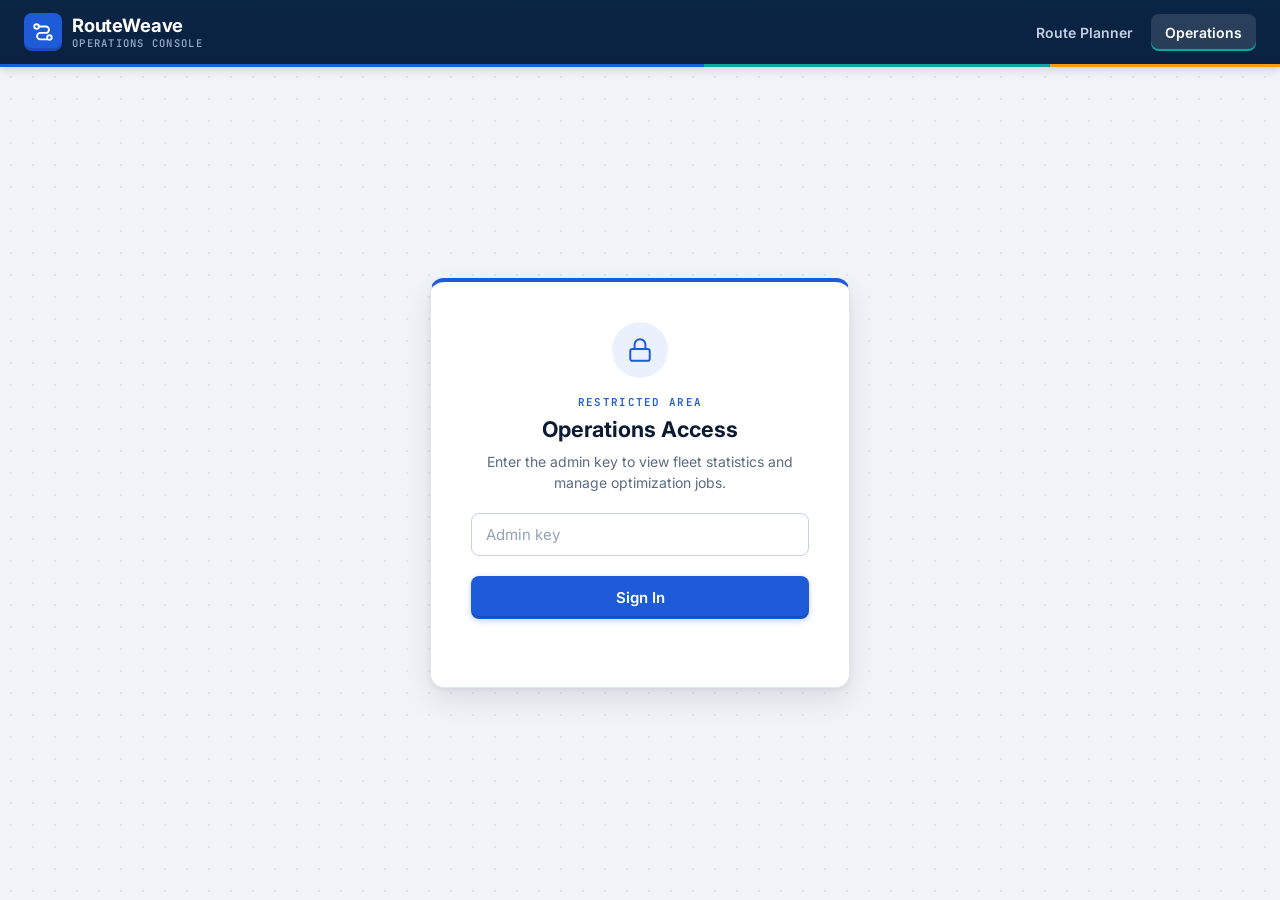
<file: client/admin.html>
<!DOCTYPE html>
<html lang="en">
<head>
    <meta charset="UTF-8">
    <meta name="viewport" content="width=device-width, initial-scale=1.0">
    <meta name="theme-color" content="#0B2545">
    <title>RouteWeave — Operations</title>
    <link rel="preconnect" href="https://fonts.googleapis.com">
    <link rel="preconnect" href="https://fonts.gstatic.com" crossorigin>
    <link href="https://fonts.googleapis.com/css2?family=Inter:wght@400;500;600;700&family=JetBrains+Mono:wght@500;600&display=swap" rel="stylesheet">
    <link rel="stylesheet" href="styles.css?v=202611071437">
    <link rel="stylesheet" href="admin.css?v=202611071437">
</head>
<body>

<header class="topbar">
    <div class="topbar-inner">
        <a href="/" class="brand" aria-label="RouteWeave home">
            <span class="brand-mark" aria-hidden="true">
                <svg width="22" height="22" viewBox="0 0 24 24" fill="none" stroke="currentColor" stroke-width="2" stroke-linecap="round" stroke-linejoin="round"><circle cx="5" cy="6" r="2.5"/><circle cx="19" cy="18" r="2.5"/><path d="M7.5 6H15a3.5 3.5 0 0 1 0 7H9a3.5 3.5 0 0 0 0 7h7.5"/></svg>
            </span>
            <span class="brand-text">
                <span class="brand-name">RouteWeave</span>
                <span class="brand-tag">Operations Console</span>
            </span>
        </a>
        <nav class="topnav" aria-label="Primary">
            <a href="/" class="topnav-link">Route Planner</a>
            <a href="/admin" class="topnav-link active" aria-current="page">Operations</a>
        </nav>
    </div>
    <div class="lane-rail" aria-hidden="true"></div>
</header>

<div class="page">

    <section id="login-screen" class="login-screen">
        <div class="login-card">
            <div class="login-icon" aria-hidden="true">
                <svg width="26" height="26" viewBox="0 0 24 24" fill="none" stroke="currentColor" stroke-width="1.8" stroke-linecap="round" stroke-linejoin="round"><rect x="3" y="11" width="18" height="11" rx="2" ry="2"/><path d="M7 11V7a5 5 0 0 1 10 0v4"/></svg>
            </div>
            <span class="card-kicker">Restricted Area</span>
            <h1>Operations Access</h1>
            <p>Enter the admin key to view fleet statistics and manage optimization jobs.</p>
            <label class="sr-only" for="admin-key-input">Admin key</label>
            <input type="password" id="admin-key-input" class="form-input" placeholder="Admin key" autocomplete="current-password" />
            <button class="btn btn-primary btn-block" id="login-btn">Sign In</button>
            <div id="login-error" class="login-error" role="alert"></div>
        </div>
    </section>

    <main id="dashboard" class="dashboard" style="display: none;">

        <div class="page-head">
            <div>
                <span class="card-kicker">Control Tower</span>
                <h1 class="page-title">Operations Overview</h1>
            </div>
            <span class="page-meta" id="last-updated">Auto-refresh every 10s</span>
        </div>

        <div class="stats-grid">
            <div class="stat-card">
                <div class="stat-label">Total Jobs</div>
                <div class="stat-value" id="stat-total-jobs">—</div>
            </div>
            <div class="stat-card">
                <div class="stat-label">Delivered</div>
                <div class="stat-value success" id="stat-completed">—</div>
            </div>
            <div class="stat-card">
                <div class="stat-label">Success Rate</div>
                <div class="stat-value" id="stat-success-rate">—</div>
            </div>
            <div class="stat-card">
                <div class="stat-label">Avg Improvement</div>
                <div class="stat-value accent" id="stat-avg-improvement">—</div>
            </div>
            <div class="stat-card">
                <div class="stat-label">Distance Saved (km)</div>
                <div class="stat-value accent" id="stat-saved">—</div>
            </div>
            <div class="stat-card">
                <div class="stat-label">Cached Addresses</div>
                <div class="stat-value" id="stat-cache">—</div>
            </div>
        </div>

        <section class="card">
            <div class="card-head">
                <span class="card-kicker">Network Status</span>
                <h2 class="card-title">System Health</h2>
            </div>
            <div class="health-grid" id="health-grid">
                <div class="health-item loading">Loading...</div>
            </div>
        </section>

        <section class="card">
            <div class="card-head card-head-row">
                <div>
                    <span class="card-kicker">Shipment Log</span>
                    <h2 class="card-title">Jobs</h2>
                </div>
                <div class="filter-bar">
                    <label class="sr-only" for="status-filter">Filter by status</label>
                    <select id="status-filter" class="form-select">
                        <option value="">All statuses</option>
                        <option value="pending">Pending</option>
                        <option value="geocoding">Geocoding</option>
                        <option value="optimizing">Optimizing</option>
                        <option value="completed">Completed</option>
                        <option value="failed">Failed</option>
                    </select>
                    <button class="btn btn-secondary" id="refresh-jobs-btn">Refresh</button>
                </div>
            </div>
            <div class="table-wrapper">
                <table class="data-table" id="jobs-table">
                    <thead>
                        <tr>
                            <th>Job ID</th>
                            <th>Status</th>
                            <th>Created</th>
                            <th>Depot</th>
                            <th>Stops</th>
                            <th>Route</th>
                            <th><span class="sr-only">Actions</span></th>
                        </tr>
                    </thead>
                    <tbody id="jobs-tbody">
                        <tr><td colspan="7" class="empty-cell">No jobs found.</td></tr>
                    </tbody>
                </table>
            </div>
        </section>
    </main>
</div>

<script src="admin.js?v=202611071437"></script>
</body>
</html>
</file>
<file: client/styles.css>
/* ============================================================
   RouteWeave — Enterprise Freight theme (light)

   Visual language: fleet command center.
   - Navy command bar with a lane-stripe rail (blue / teal / amber)
   - Cool slate workspace with a faint dispatch-map dot grid
   - Signal blue for actions and route data, amber for the depot
   - Monospace figures and IDs, manifest-style card labels
   ============================================================ */

:root {
    /* Surfaces */
    --bg: #F1F4F8;
    --surface: #FFFFFF;
    --surface-2: #F7F9FC;
    --surface-3: #EDF1F6;

    /* Ink */
    --ink: #0B1B33;
    --ink-2: #334155;
    --muted: #5B6B82;
    --dim: #94A3B8;

    /* Lines */
    --line: #E1E7EF;
    --line-strong: #C9D3E0;

    /* Brand: signal blue (actions, focus, active states) */
    --accent: #1D5BD8;
    --accent-hover: #1749B4;
    --accent-soft: #EAF1FD;
    --accent-line: #C3D6F7;

    /* Fleet navy (command bar, stop markers) + depot amber */
    --navy: #0B2545;
    --navy-2: #13315C;
    --depot: #F59E0B;
    --teal: #0EA5A0;
    --navy-soft: #E8EEF6;

    /* Semantic */
    --green: #0F7B5A;
    --green-soft: #E5F4ED;
    --amber: #B7791F;
    --amber-soft: #FCF3E3;
    --red: #C2362B;
    --red-soft: #FCEBE9;

    /* Type */
    --font-sans: 'Inter', -apple-system, BlinkMacSystemFont, 'Segoe UI', Roboto, sans-serif;
    --font-mono: 'JetBrains Mono', ui-monospace, SFMono-Regular, Consolas, monospace;

    /* Spacing */
    --space-xs: 0.25rem;
    --space-sm: 0.5rem;
    --space-md: 1rem;
    --space-lg: 1.25rem;
    --space-xl: 1.75rem;
    --gutter: clamp(12px, 2.4vw, 24px);

    /* Shape */
    --radius-sm: 6px;
    --radius-md: 8px;
    --radius-lg: 14px;

    /* Elevation (warm-tinted, never heavy) */
    --shadow-sm: 0 1px 2px rgba(11, 27, 51, 0.06);
    --shadow-md: 0 1px 2px rgba(11, 27, 51, 0.05), 0 4px 14px rgba(11, 27, 51, 0.06);
    --shadow-lg: 0 2px 4px rgba(11, 27, 51, 0.06), 0 12px 32px rgba(11, 27, 51, 0.10);

    --topbar-h: 64px;
    --transition: 180ms cubic-bezier(0.4, 0, 0.2, 1);

    color-scheme: light;
}

* { margin: 0; padding: 0; box-sizing: border-box; }

html { -webkit-font-smoothing: antialiased; -moz-osx-font-smoothing: grayscale; -webkit-text-size-adjust: 100%; }

body {
    font-family: var(--font-sans);
    background-color: var(--bg);
    /* Dispatch-map dot grid */
    background-image: radial-gradient(rgba(11, 37, 69, 0.08) 1px, transparent 1.2px);
    background-size: 22px 22px;
    color: var(--ink-2);
    line-height: 1.5;
    font-size: 0.9375rem;
    min-height: 100vh;
}

code {
    font-family: var(--font-mono);
    font-size: 0.85em;
    background: var(--surface-3);
    padding: 1px 5px;
    border-radius: 4px;
    color: var(--ink);
}

:focus-visible {
    outline: 2px solid var(--accent);
    outline-offset: 2px;
}

/* ─── Top bar ─────────────────────────────────────────────── */

.topbar {
    position: sticky;
    top: 0;
    z-index: 1000;
    background: linear-gradient(180deg, var(--navy) 0%, #0A2140 100%);
    box-shadow: 0 2px 10px rgba(11, 27, 51, 0.18);
}

.topbar-inner {
    max-width: 1680px;
    margin: 0 auto;
    height: var(--topbar-h);
    padding: 0 var(--gutter);
    display: flex;
    align-items: center;
    justify-content: space-between;
    gap: var(--space-md);
}

.lane-rail {
    height: 3px;
    background: linear-gradient(90deg, var(--accent) 0 55%, var(--teal) 55% 82%, var(--depot) 82% 100%);
}

.brand {
    display: flex;
    align-items: center;
    gap: 10px;
    text-decoration: none;
    min-width: 0;
}

.brand-mark {
    width: 38px;
    height: 38px;
    border-radius: var(--radius-md);
    background: var(--accent);
    color: #fff;
    display: grid;
    place-items: center;
    flex-shrink: 0;
    box-shadow: inset 0 -3px 0 rgba(0, 0, 0, 0.15);
}

.brand-text { display: flex; flex-direction: column; line-height: 1.15; min-width: 0; }
.brand-name { font-size: 1.15rem; font-weight: 700; color: #FFFFFF; letter-spacing: -0.01em; }
.brand-tag {
    font-family: var(--font-mono);
    font-size: 0.66rem;
    font-weight: 600;
    color: #8FA6C6;
    text-transform: uppercase;
    letter-spacing: 0.12em;
    white-space: nowrap;
}

.topnav { display: flex; gap: 4px; }

.topnav-link {
    font-size: 0.875rem;
    font-weight: 600;
    color: #C3D0E3;
    text-decoration: none;
    padding: 8px 14px;
    border-radius: var(--radius-md);
    transition: background var(--transition), color var(--transition);
    white-space: nowrap;
}
.topnav-link:hover { color: #FFFFFF; background: rgba(255, 255, 255, 0.08); }
.topnav-link.active { color: #FFFFFF; background: rgba(255, 255, 255, 0.12); box-shadow: inset 0 -2px 0 var(--teal); }

/* ─── App shell ───────────────────────────────────────────── */

.app-shell {
    max-width: 1680px;
    margin: 0 auto;
    padding: var(--gutter);
    display: grid;
    grid-template-columns: minmax(340px, 400px) 1fr;
    gap: var(--gutter);
    align-items: start;
}

.sidebar {
    display: flex;
    flex-direction: column;
    gap: var(--gutter);
    min-width: 0;
}

/* ─── Cards ───────────────────────────────────────────────── */

.card {
    background: var(--surface);
    border: 1px solid var(--line);
    border-radius: var(--radius-lg);
    padding: var(--space-xl);
    box-shadow: var(--shadow-md);
    position: relative;
    animation: fadeIn 0.35s ease both;
}

/* Manifest tab on the left edge */
.card::before {
    content: '';
    position: absolute;
    left: -1px;
    top: 22px;
    width: 4px;
    height: 22px;
    border-radius: 0 3px 3px 0;
    background: var(--accent);
}

.card-head { margin-bottom: var(--space-lg); }
.card-head-row {
    display: flex;
    align-items: flex-start;
    justify-content: space-between;
    gap: var(--space-md);
}

.card-kicker {
    display: block;
    font-family: var(--font-mono);
    font-size: 0.68rem;
    font-weight: 600;
    color: var(--accent);
    text-transform: uppercase;
    letter-spacing: 0.12em;
    margin-bottom: 2px;
}

.card-title {
    font-size: 1.05rem;
    font-weight: 700;
    color: var(--ink);
    letter-spacing: -0.005em;
}

/* ─── Forms ───────────────────────────────────────────────── */

.form-group { margin-bottom: var(--space-lg); }

.form-label {
    display: block;
    font-size: 0.8125rem;
    font-weight: 600;
    color: var(--ink);
    margin-bottom: 6px;
}

.form-hint { font-size: 0.75rem; color: var(--muted); margin-top: 6px; }

.input-icon { position: relative; }
.input-icon > svg {
    position: absolute;
    left: 12px;
    top: 50%;
    transform: translateY(-50%);
    color: var(--dim);
    pointer-events: none;
}
.input-icon .form-input { padding-left: 38px; }

.form-input {
    width: 100%;
    padding: 11px 14px;
    border-radius: var(--radius-md);
    border: 1px solid var(--line-strong);
    background: var(--surface);
    color: var(--ink);
    font-size: 0.9375rem;
    font-family: inherit;
    outline: none;
    transition: border-color var(--transition), box-shadow var(--transition);
}
.form-input:hover { border-color: var(--dim); }
.form-input:focus {
    border-color: var(--accent);
    box-shadow: 0 0 0 3px rgba(29, 91, 216, 0.15);
}
.form-input::placeholder { color: var(--dim); }

/* ─── Buttons ─────────────────────────────────────────────── */

.btn {
    display: inline-flex;
    align-items: center;
    justify-content: center;
    gap: 8px;
    padding: 11px 18px;
    border-radius: var(--radius-md);
    border: 1px solid transparent;
    font-size: 0.875rem;
    font-weight: 600;
    font-family: inherit;
    cursor: pointer;
    transition: background var(--transition), border-color var(--transition), box-shadow var(--transition), transform var(--transition), color var(--transition);
    text-decoration: none;
    line-height: 1;
    white-space: nowrap;
}

.btn-block { width: 100%; margin-top: var(--space-lg); padding: 13px 18px; font-size: 0.9375rem; }

.btn-primary {
    background: var(--accent);
    color: #fff;
    box-shadow: inset 0 -2px 0 rgba(0, 0, 0, 0.14), 0 2px 6px rgba(29, 91, 216, 0.25);
}
.btn-primary:hover:not(:disabled) {
    background: var(--accent-hover);
    transform: translateY(-1px);
    box-shadow: inset 0 -2px 0 rgba(0, 0, 0, 0.14), 0 6px 16px rgba(29, 91, 216, 0.28);
}
.btn-primary:active:not(:disabled) { transform: translateY(0); }
.btn-primary:disabled {
    background: #B8C4D4;
    color: #F7F9FC;
    box-shadow: none;
    cursor: not-allowed;
}

.btn-secondary {
    background: var(--surface);
    color: var(--ink-2);
    border-color: var(--line-strong);
}
.btn-secondary:hover { background: var(--surface-2); border-color: var(--dim); color: var(--ink); }

.btn-danger {
    background: var(--surface);
    color: var(--red);
    border-color: #EBC4C0;
}
.btn-danger:hover { background: var(--red-soft); border-color: var(--red); }

.btn-sm { padding: 7px 11px; font-size: 0.78rem; gap: 6px; }

/* ─── Upload ──────────────────────────────────────────────── */

.upload-area {
    border: 1.5px dashed var(--line-strong);
    border-radius: var(--radius-lg);
    padding: var(--space-xl) var(--space-md);
    text-align: center;
    cursor: pointer;
    background:
        repeating-linear-gradient(-45deg, transparent 0 14px, rgba(11, 27, 51, 0.018) 14px 28px),
        var(--surface-2);
    transition: border-color var(--transition), background-color var(--transition);
}
.upload-area:hover,
.upload-area.drag-over {
    border-color: var(--accent);
    background-color: var(--accent-soft);
}
.upload-area.drag-over { border-style: solid; }
.upload-area.has-file {
    border-style: solid;
    border-color: var(--green);
    background: var(--green-soft);
}

.upload-icon {
    width: 52px;
    height: 52px;
    margin: 0 auto var(--space-sm);
    border-radius: 50%;
    background: var(--surface);
    border: 1px solid var(--line);
    color: var(--accent);
    display: grid;
    place-items: center;
    box-shadow: var(--shadow-sm);
}

.upload-text { font-size: 0.9375rem; font-weight: 600; color: var(--ink); }
.upload-hint { font-size: 0.75rem; color: var(--muted); margin-top: 4px; line-height: 1.6; }
.link-like { color: var(--accent); font-weight: 600; text-decoration: underline; text-underline-offset: 2px; }

.file-name {
    display: flex;
    align-items: center;
    justify-content: center;
    gap: var(--space-sm);
    font-size: 0.9rem;
    font-weight: 600;
    color: var(--green);
    flex-wrap: wrap;
    word-break: break-all;
}


/* ─── Pipeline tracker ────────────────────────────────────── */

.pipeline {
    list-style: none;
    display: grid;
    grid-template-columns: repeat(4, 1fr);
    margin-top: var(--space-lg);
    position: relative;
}

.pipeline-step {
    display: flex;
    flex-direction: column;
    align-items: center;
    gap: 6px;
    position: relative;
    text-align: center;
}

/* Connector (conveyor) between steps */
.pipeline-step:not(:first-child)::before {
    content: '';
    position: absolute;
    top: 7px;
    right: 50%;
    width: 100%;
    height: 2px;
    background: repeating-linear-gradient(90deg, var(--line-strong) 0 6px, transparent 6px 10px);
    z-index: 0;
}
.pipeline-step.done:not(:first-child)::before,
.pipeline-step.active:not(:first-child)::before { background: var(--accent); }

.pipeline-dot {
    width: 16px;
    height: 16px;
    border-radius: 50%;
    background: var(--surface);
    border: 2px solid var(--line-strong);
    position: relative;
    z-index: 1;
    transition: all var(--transition);
}

.pipeline-label {
    font-family: var(--font-mono);
    font-size: 0.66rem;
    font-weight: 600;
    text-transform: uppercase;
    letter-spacing: 0.08em;
    color: var(--dim);
}

.pipeline-step.done .pipeline-dot { background: var(--accent); border-color: var(--accent); }
.pipeline-step.done .pipeline-dot::after {
    content: '';
    position: absolute;
    left: 4px;
    top: 1px;
    width: 4px;
    height: 7px;
    border: solid #fff;
    border-width: 0 2px 2px 0;
    transform: rotate(45deg);
}
.pipeline-step.done .pipeline-label { color: var(--ink-2); }

.pipeline-step.active .pipeline-dot {
    border-color: var(--accent);
    box-shadow: 0 0 0 4px rgba(29, 91, 216, 0.18);
    animation: pulse 1.4s ease-in-out infinite;
}
.pipeline-step.active .pipeline-label { color: var(--accent); }

.pipeline-step.failed .pipeline-dot { background: var(--red); border-color: var(--red); }
.pipeline-step.failed .pipeline-label { color: var(--red); }

.pipeline.complete .pipeline-step:last-child .pipeline-dot { background: var(--green); border-color: var(--green); }
.pipeline.complete .pipeline-step:last-child .pipeline-label { color: var(--green); }

@keyframes pulse {
    0%, 100% { box-shadow: 0 0 0 3px rgba(29, 91, 216, 0.22); }
    50% { box-shadow: 0 0 0 7px rgba(29, 91, 216, 0.06); }
}

/* ─── Status bar ──────────────────────────────────────────── */

.status-bar {
    display: flex;
    align-items: center;
    gap: var(--space-sm);
    padding: 10px 14px;
    border-radius: var(--radius-md);
    font-size: 0.8125rem;
    font-weight: 600;
    margin-top: var(--space-lg);
    border: 1px solid;
}
.status-bar.processing { background: var(--accent-soft); color: var(--accent-hover); border-color: var(--accent-line); }
.status-bar.success { background: var(--green-soft); color: var(--green); border-color: #BFE3D2; }
.status-bar.error { background: var(--red-soft); color: var(--red); border-color: #F0C7C2; }

.spinner {
    width: 15px;
    height: 15px;
    border: 2px solid currentColor;
    border-top-color: transparent;
    border-radius: 50%;
    animation: spin 0.8s linear infinite;
    flex-shrink: 0;
}
@keyframes spin { to { transform: rotate(360deg); } }

/* ─── Stats ───────────────────────────────────────────────── */

.stats-grid {
    display: grid;
    grid-template-columns: repeat(2, minmax(0, 1fr));
    gap: 10px;
}

.stat-item {
    padding: 12px 14px;
    background: var(--surface-2);
    border: 1px solid var(--line);
    border-radius: var(--radius-md);
    min-width: 0;
}
.stat-item.highlight { background: var(--green-soft); border-color: #BFE3D2; }

.stat-label {
    font-family: var(--font-mono);
    font-size: 0.66rem;
    font-weight: 600;
    color: var(--muted);
    text-transform: uppercase;
    letter-spacing: 0.1em;
    margin-bottom: 2px;
}

.stat-value {
    font-family: var(--font-mono);
    font-size: clamp(1.25rem, 2.2vw, 1.6rem);
    font-weight: 600;
    color: var(--ink);
    line-height: 1.2;
    letter-spacing: -0.02em;
    overflow: hidden;
    text-overflow: ellipsis;
}
.stat-value small { font-size: 0.6em; font-weight: 500; color: var(--muted); margin-left: 3px; letter-spacing: 0; }
.stat-value.naive { color: var(--muted); }
.stat-value.optimized { color: var(--navy); }
.stat-value.improvement { color: var(--green); }

/* ─── Legend ──────────────────────────────────────────────── */

.legend {
    display: flex;
    flex-wrap: wrap;
    gap: 6px 18px;
    margin-bottom: var(--space-md);
    padding-bottom: var(--space-md);
    border-bottom: 1px dashed var(--line);
}
.legend-item { display: flex; align-items: center; gap: 8px; font-size: 0.78rem; color: var(--muted); font-weight: 500; }
.legend-line { width: 26px; height: 0; border-top: 3px solid; border-radius: 2px; }
.legend-line.naive { border-top: 2px dashed var(--dim); }
.legend-line.optimized { border-color: var(--navy); }

/* ─── Stop manifest (timeline) ────────────────────────────── */

.stop-list {
    display: flex;
    flex-direction: column;
    max-height: 360px;
    overflow-y: auto;
    padding-right: 4px;
    margin-right: -4px;
}

.stop-item {
    display: flex;
    align-items: center;
    gap: 12px;
    padding: 7px 8px;
    border-radius: var(--radius-sm);
    font-size: 0.875rem;
    position: relative;
    animation: fadeIn 0.3s ease both;
}
.stop-item:hover { background: var(--surface-2); }

/* Dashed route line linking consecutive stops */
.stop-item:not(:last-child)::after {
    content: '';
    position: absolute;
    left: 21px;
    top: 34px;
    height: calc(100% - 20px);
    border-left: 2px dashed var(--line-strong);
}

.stop-number {
    width: 28px;
    height: 28px;
    border-radius: var(--radius-sm);
    background: var(--navy);
    color: #fff;
    display: grid;
    place-items: center;
    font-family: var(--font-mono);
    font-size: 0.75rem;
    font-weight: 600;
    flex-shrink: 0;
    position: relative;
    z-index: 1;
}
.stop-number.depot { background: var(--depot); color: var(--navy); }

.stop-address {
    color: var(--ink-2);
    overflow: hidden;
    text-overflow: ellipsis;
    white-space: nowrap;
    flex: 1;
    min-width: 0;
}
.stop-address strong { color: var(--ink); font-weight: 600; }

.stop-warning {
    margin-bottom: var(--space-sm);
    padding: 10px 12px;
    border-radius: var(--radius-md);
    background: var(--amber-soft);
    border: 1px solid #EED7B0;
    color: #7A5212;
    font-size: 0.78rem;
    line-height: 1.5;
}
.stop-warning strong { display: block; margin-bottom: 2px; }
.stop-warning div { overflow-wrap: anywhere; }

/* ─── History ─────────────────────────────────────────────── */

.history-list { display: flex; flex-direction: column; gap: 6px; }

.history-item {
    display: flex;
    align-items: center;
    justify-content: space-between;
    gap: var(--space-sm);
    padding: 10px 12px;
    border-radius: var(--radius-md);
    border: 1px solid var(--line);
    background: var(--surface-2);
    transition: border-color var(--transition), background var(--transition), box-shadow var(--transition);
}
.history-item.clickable { cursor: pointer; }
.history-item.clickable:hover { border-color: var(--accent-line); background: var(--surface); box-shadow: var(--shadow-sm); }

.history-meta { display: flex; flex-direction: column; gap: 1px; min-width: 0; }
.history-id { font-family: var(--font-mono); font-size: 0.78rem; font-weight: 600; color: var(--ink); }
.history-info { font-size: 0.75rem; color: var(--muted); }

.history-status,
.badge {
    display: inline-flex;
    align-items: center;
    gap: 5px;
    font-family: var(--font-mono);
    font-size: 0.64rem;
    font-weight: 600;
    text-transform: uppercase;
    letter-spacing: 0.08em;
    padding: 3px 8px;
    border-radius: 4px;
    border: 1px solid;
    white-space: nowrap;
    flex-shrink: 0;
}
.history-status::before,
.badge::before { content: ''; width: 6px; height: 6px; border-radius: 50%; background: currentColor; }
.history-status.pending, .badge.pending { color: var(--amber); background: var(--amber-soft); border-color: #EED7B0; }
.history-status.geocoding, .badge.geocoding,
.history-status.optimizing, .badge.optimizing { color: var(--accent-hover); background: var(--accent-soft); border-color: var(--accent-line); }
.history-status.completed, .badge.completed { color: var(--green); background: var(--green-soft); border-color: #BFE3D2; }
.history-status.failed, .badge.failed { color: var(--red); background: var(--red-soft); border-color: #F0C7C2; }

.empty-note {
    text-align: center;
    color: var(--muted);
    font-size: 0.8125rem;
    padding: var(--space-md);
    border: 1px dashed var(--line-strong);
    border-radius: var(--radius-md);
}

/* ─── Map panel ───────────────────────────────────────────── */

.map-panel {
    position: sticky;
    top: calc(var(--topbar-h) + 4px + var(--gutter));
    height: calc(100vh - var(--topbar-h) - 4px - 2 * var(--gutter));
    height: calc(100dvh - var(--topbar-h) - 4px - 2 * var(--gutter));
    min-height: 480px;
    display: flex;
    flex-direction: column;
    background: var(--surface);
    border: 1px solid var(--line);
    border-radius: var(--radius-lg);
    box-shadow: var(--shadow-md);
    overflow: hidden;
    min-width: 0;
}

.map-toolbar {
    display: flex;
    align-items: center;
    justify-content: space-between;
    gap: var(--space-md);
    padding: 10px 16px;
    border-bottom: 1px solid var(--line);
    background: var(--surface);
}
.map-toolbar-title {
    white-space: nowrap;
    flex-shrink: 0;
    display: flex;
    align-items: center;
    gap: 8px;
    font-family: var(--font-mono);
    font-size: 0.72rem;
    font-weight: 600;
    text-transform: uppercase;
    letter-spacing: 0.12em;
    color: var(--ink);
}
.map-toolbar-meta {
    font-family: var(--font-mono);
    font-size: 0.72rem;
    color: var(--muted);
    white-space: nowrap;
    overflow: hidden;
    text-overflow: ellipsis;
    min-width: 0;
}
.live-dot { width: 8px; height: 8px; border-radius: 50%; background: var(--green); box-shadow: 0 0 0 3px var(--green-soft); }

#map {
    flex: 1;
    width: 100%;
    min-height: 0;
    position: relative;
    background: var(--surface-2);
}

.empty-state {
    position: absolute;
    inset: 0;
    display: flex;
    flex-direction: column;
    align-items: center;
    justify-content: center;
    text-align: center;
    gap: var(--space-sm);
    padding: var(--space-xl);
    background:
        radial-gradient(circle at 50% 45%, rgba(255, 255, 255, 0.95), rgba(255, 255, 255, 0.6) 60%, transparent),
        linear-gradient(rgba(29, 78, 137, 0.06) 1px, transparent 1px),
        linear-gradient(90deg, rgba(29, 78, 137, 0.06) 1px, transparent 1px);
    background-size: auto, 24px 24px, 24px 24px;
}
.empty-illustration { color: var(--navy); opacity: 0.55; margin-bottom: var(--space-sm); }
.empty-state h3 { font-size: 1.15rem; font-weight: 700; color: var(--ink); }
.empty-state p { font-size: 0.875rem; max-width: 340px; color: var(--muted); }

.empty-steps {
    list-style: none;
    display: flex;
    flex-wrap: wrap;
    justify-content: center;
    gap: 8px;
    margin-top: var(--space-md);
}
.empty-steps li {
    display: flex;
    align-items: center;
    gap: 8px;
    font-size: 0.8rem;
    font-weight: 600;
    color: var(--ink-2);
    background: var(--surface);
    border: 1px solid var(--line);
    border-radius: 999px;
    padding: 5px 12px 5px 5px;
    box-shadow: var(--shadow-sm);
}
.empty-steps li span {
    width: 20px;
    height: 20px;
    border-radius: 50%;
    background: var(--accent);
    color: #fff;
    font-family: var(--font-mono);
    font-size: 0.7rem;
    display: grid;
    place-items: center;
}

/* ─── Leaflet: markers ────────────────────────────────────── */

.custom-marker, .vehicle-marker { background: none; border: none; }

.marker-pin {
    width: 28px;
    height: 28px;
    border-radius: 7px;
    background: var(--navy);
    display: grid;
    place-items: center;
    font-family: var(--font-mono);
    font-size: 0.72rem;
    font-weight: 600;
    color: #fff;
    border: 2px solid #fff;
    box-shadow: 0 2px 6px rgba(11, 27, 51, 0.35);
}
.marker-pin.depot {
    width: 34px;
    height: 34px;
    background: var(--depot);
    color: var(--navy);
    border-radius: 9px;
}

.vehicle-pin {
    width: 30px;
    height: 30px;
    border-radius: 50%;
    background: var(--ink);
    color: #fff;
    display: grid;
    place-items: center;
    border: 2px solid var(--teal);
    animation: vehicle-pulse 1.8s ease-in-out infinite;
}
@keyframes vehicle-pulse {
    0%, 100% { box-shadow: 0 0 0 3px rgba(14, 165, 160, 0.3), 0 3px 8px rgba(11, 27, 51, 0.3); }
    50% { box-shadow: 0 0 0 8px rgba(14, 165, 160, 0.06), 0 3px 8px rgba(11, 27, 51, 0.3); }
}

/* ─── Leaflet: popups & controls ──────────────────────────── */

.leaflet-container { font-family: var(--font-sans); }

.leaflet-popup-content-wrapper {
    border-radius: var(--radius-md) !important;
    box-shadow: var(--shadow-lg) !important;
    border-top: 3px solid var(--accent);
}
.leaflet-popup-content { font-size: 0.8125rem !important; line-height: 1.5 !important; margin: 10px 14px !important; }
.popup-title {
    font-family: var(--font-mono);
    font-size: 0.7rem;
    font-weight: 600;
    text-transform: uppercase;
    letter-spacing: 0.1em;
    color: var(--accent);
    margin-bottom: 2px;
}
.popup-address { color: var(--ink); font-weight: 500; }

.leaflet-bar { border: 1px solid var(--line) !important; box-shadow: var(--shadow-md) !important; border-radius: var(--radius-md) !important; overflow: hidden; }
.leaflet-bar a {
    color: var(--ink) !important;
    width: 34px !important;
    height: 34px !important;
    line-height: 34px !important;
    border-bottom-color: var(--line) !important;
}
.leaflet-bar a:hover { background: var(--surface-2) !important; }
.leaflet-control-attribution { font-size: 0.625rem !important; background: rgba(255, 255, 255, 0.85) !important; }

/* ─── Scrollbar ───────────────────────────────────────────── */

::-webkit-scrollbar { width: 8px; height: 8px; }
::-webkit-scrollbar-track { background: transparent; }
::-webkit-scrollbar-thumb { background: var(--line-strong); border-radius: 4px; border: 2px solid var(--surface); }
::-webkit-scrollbar-thumb:hover { background: var(--dim); }

@keyframes fadeIn {
    from { opacity: 0; transform: translateY(6px); }
    to { opacity: 1; transform: translateY(0); }
}

@media (prefers-reduced-motion: reduce) {
    *, *::before, *::after { animation: none !important; transition: none !important; }
}

/* ─── Responsive ──────────────────────────────────────────── */

/* Wide monitors: give the sidebar a bit more room */
@media (min-width: 1600px) {
    .app-shell { grid-template-columns: 420px 1fr; }
}

/* Small laptops / landscape tablets */
@media (max-width: 1100px) {
    .app-shell { grid-template-columns: minmax(300px, 340px) 1fr; }
    .card { padding: var(--space-lg); }
}

/* Tablets & phones: stack, map first so results are visible */
@media (max-width: 860px) {
    .app-shell { grid-template-columns: 1fr; }
    .map-panel {
        position: relative;
        top: 0;
        order: -1;
        height: 58vh;
        height: 58dvh;
        min-height: 340px;
    }
    .stats-grid { grid-template-columns: repeat(4, minmax(0, 1fr)); }
    .stop-list { max-height: none; }
}

/* Phones */
@media (max-width: 560px) {
    :root { --topbar-h: 56px; }
    .brand-tag { display: none; }
    .brand-mark { width: 34px; height: 34px; }
    .topnav-link { padding: 7px 10px; font-size: 0.8rem; }
    .card { padding: var(--space-md); border-radius: var(--radius-md); }
    .card::before { top: 18px; }
    .stats-grid { grid-template-columns: repeat(2, minmax(0, 1fr)); }
    .map-panel { height: 50vh; height: 50dvh; min-height: 300px; border-radius: var(--radius-md); }
    .map-toolbar { padding: 8px 12px; }
    .empty-state { padding: var(--space-md); }
    .empty-illustration svg { width: 52px; height: 52px; }
    .empty-steps { display: none; }
    .upload-area { padding: var(--space-lg) var(--space-md); }
}

/* Very small phones */
@media (max-width: 360px) {
    .topnav-link.active { display: none; }
    .pipeline-label { font-size: 0.58rem; letter-spacing: 0.04em; }
}

.file-name .file-size { color: var(--muted); font-weight: 500; font-size: 0.75rem; }

/* Muted basemap so route lines and stop markers carry the colour */
.leaflet-tile-pane { filter: grayscale(0.85) contrast(0.85) brightness(1.06); }

.topbar :focus-visible { outline-color: #FFFFFF; }
</file>
<file: client/admin.css>
/* ============================================================
   RouteWeave — Operations Console
   Builds on styles.css (tokens, top bar, cards, buttons, badges).
   ============================================================ */

.sr-only {
    position: absolute;
    width: 1px;
    height: 1px;
    padding: 0;
    margin: -1px;
    overflow: hidden;
    clip: rect(0, 0, 0, 0);
    white-space: nowrap;
    border: 0;
}

.page {
    max-width: 1320px;
    margin: 0 auto;
    padding: var(--gutter);
}

/* ─── Login ───────────────────────────────────────────────── */

.login-screen {
    display: flex;
    justify-content: center;
    align-items: center;
    min-height: calc(100vh - var(--topbar-h) - 4px - 2 * var(--gutter));
    min-height: calc(100dvh - var(--topbar-h) - 4px - 2 * var(--gutter));
    padding: var(--space-md) 0;
}

.login-card {
    width: 100%;
    max-width: 420px;
    background: var(--surface);
    border: 1px solid var(--line);
    border-top: 4px solid var(--accent);
    border-radius: var(--radius-lg);
    padding: clamp(24px, 5vw, 40px);
    text-align: center;
    box-shadow: var(--shadow-lg);
    animation: fadeIn 0.35s ease both;
}

.login-icon {
    width: 56px;
    height: 56px;
    margin: 0 auto var(--space-md);
    border-radius: 50%;
    background: var(--accent-soft);
    color: var(--accent);
    display: grid;
    place-items: center;
}

.login-card h1 { font-size: 1.35rem; font-weight: 700; color: var(--ink); margin-bottom: 6px; }
.login-card p { color: var(--muted); font-size: 0.875rem; margin-bottom: var(--space-lg); }
.login-error { color: var(--red); font-size: 0.8125rem; margin-top: 12px; min-height: 1.2em; }

/* ─── Dashboard ───────────────────────────────────────────── */

.dashboard { display: flex; flex-direction: column; gap: var(--gutter); }

.page-head {
    display: flex;
    align-items: flex-end;
    justify-content: space-between;
    gap: var(--space-md);
    flex-wrap: wrap;
}
.page-title { font-size: clamp(1.3rem, 2.5vw, 1.7rem); font-weight: 700; color: var(--ink); letter-spacing: -0.01em; }
.page-meta {
    font-family: var(--font-mono);
    font-size: 0.72rem;
    color: var(--muted);
    display: flex;
    align-items: center;
    gap: 8px;
}
.page-meta::before {
    content: '';
    width: 8px;
    height: 8px;
    border-radius: 50%;
    background: var(--green);
    box-shadow: 0 0 0 3px var(--green-soft);
}

/* KPI tiles */
.stats-grid {
    display: grid;
    grid-template-columns: repeat(auto-fit, minmax(170px, 1fr));
    gap: 12px;
}

.stat-card {
    background: var(--surface);
    border: 1px solid var(--line);
    border-radius: var(--radius-lg);
    padding: 16px 18px;
    box-shadow: var(--shadow-sm);
    position: relative;
    overflow: hidden;
    min-width: 0;
    animation: fadeIn 0.35s ease both;
}
/* Pallet-label strip */
.stat-card::after {
    content: '';
    position: absolute;
    left: 0;
    right: 0;
    bottom: 0;
    height: 3px;
    background: repeating-linear-gradient(90deg, var(--line-strong) 0 8px, transparent 8px 12px);
}
.stat-card .stat-value { font-size: clamp(1.4rem, 2.6vw, 1.85rem); }
.stat-value.success { color: var(--green); }
.stat-value.accent { color: var(--accent); }

/* Health */
.health-grid {
    display: grid;
    grid-template-columns: repeat(auto-fit, minmax(190px, 1fr));
    gap: 10px;
}
.health-item {
    display: flex;
    align-items: center;
    gap: 10px;
    padding: 12px 14px;
    border-radius: var(--radius-md);
    background: var(--surface-2);
    border: 1px solid var(--line);
    font-size: 0.875rem;
    min-width: 0;
}
.health-item.loading { color: var(--muted); }
.health-dot { width: 10px; height: 10px; border-radius: 50%; flex-shrink: 0; }
.health-dot.online { background: var(--green); box-shadow: 0 0 0 3px var(--green-soft); }
.health-dot.offline { background: var(--red); box-shadow: 0 0 0 3px var(--red-soft); }
.health-dot.warn { background: var(--amber); box-shadow: 0 0 0 3px var(--amber-soft); }
.health-label { font-weight: 600; color: var(--ink); }
.health-count { font-family: var(--font-mono); font-size: 0.75rem; color: var(--muted); }

/* Filters */
.filter-bar { display: flex; gap: 8px; align-items: center; flex-wrap: wrap; }

.form-select {
    padding: 9px 34px 9px 12px;
    border-radius: var(--radius-md);
    border: 1px solid var(--line-strong);
    background: var(--surface) url("data:image/svg+xml,%3Csvg xmlns='http://www.w3.org/2000/svg' width='12' height='12' viewBox='0 0 24 24' fill='none' stroke='%235B6B82' stroke-width='2.5' stroke-linecap='round' stroke-linejoin='round'%3E%3Cpolyline points='6 9 12 15 18 9'/%3E%3C/svg%3E") no-repeat right 12px center;
    -webkit-appearance: none;
    appearance: none;
    color: var(--ink);
    font-size: 0.875rem;
    font-family: inherit;
    cursor: pointer;
    outline: none;
    transition: border-color var(--transition), box-shadow var(--transition);
}
.form-select:focus { border-color: var(--accent); box-shadow: 0 0 0 3px rgba(29, 91, 216, 0.15); }

/* ─── Jobs table ──────────────────────────────────────────── */

.table-wrapper { overflow-x: auto; margin: 0 calc(-1 * var(--space-xl)); padding: 0 var(--space-xl); }

.data-table { width: 100%; border-collapse: collapse; font-size: 0.8125rem; }
.data-table th {
    text-align: left;
    padding: 10px 12px;
    font-family: var(--font-mono);
    font-size: 0.66rem;
    font-weight: 600;
    text-transform: uppercase;
    letter-spacing: 0.1em;
    color: var(--muted);
    background: var(--surface-2);
    border-top: 1px solid var(--line);
    border-bottom: 1px solid var(--line);
    white-space: nowrap;
}
.data-table td {
    padding: 12px;
    border-bottom: 1px solid var(--line);
    color: var(--ink-2);
    vertical-align: middle;
}
.data-table tbody tr { transition: background var(--transition); }
.data-table tbody tr:hover td { background: var(--surface-2); }
.data-table .empty-cell { text-align: center; color: var(--muted); padding: 32px; }

.job-id { font-family: var(--font-mono); font-size: 0.75rem; font-weight: 600; color: var(--ink); }
.cell-depot { max-width: 240px; overflow: hidden; text-overflow: ellipsis; white-space: nowrap; }
.cell-num, .cell-route { font-family: var(--font-mono); font-size: 0.78rem; white-space: nowrap; }
.cell-route .saved { color: var(--green); font-weight: 600; margin-left: 6px; }
.cell-actions { text-align: right; }

/* ─── Responsive ──────────────────────────────────────────── */

@media (max-width: 1100px) {
    .table-wrapper { margin: 0 calc(-1 * var(--space-lg)); padding: 0 var(--space-lg); }
}

/* Phones: table rows become stacked "shipment cards" */
@media (max-width: 720px) {
    .table-wrapper { margin: 0; padding: 0; overflow: visible; }
    .data-table thead { display: none; }
    .data-table, .data-table tbody, .data-table tr, .data-table td { display: block; width: 100%; }
    .data-table tr {
        border: 1px solid var(--line);
        border-radius: var(--radius-md);
        margin-bottom: 10px;
        padding: 6px 12px;
        background: var(--surface-2);
    }
    .data-table tbody tr:hover td { background: transparent; }
    .data-table td {
        display: flex;
        justify-content: space-between;
        align-items: center;
        gap: 12px;
        padding: 7px 0;
        border-bottom: 1px dashed var(--line);
        text-align: right;
    }
    .data-table td:last-child { border-bottom: 0; }
    .data-table td::before {
        content: attr(data-label);
        font-family: var(--font-mono);
        font-size: 0.64rem;
        font-weight: 600;
        text-transform: uppercase;
        letter-spacing: 0.1em;
        color: var(--muted);
        text-align: left;
        flex-shrink: 0;
    }
    .data-table td.cell-actions::before { content: none; }
    .data-table td.cell-actions { justify-content: flex-end; }
    .data-table .empty-cell { display: block; text-align: center; border: 0; }
    .data-table .empty-cell::before { content: none; }
    .cell-depot { max-width: none; white-space: normal; overflow-wrap: anywhere; }
}

@media (max-width: 560px) {
    .stats-grid { grid-template-columns: repeat(2, minmax(0, 1fr)); gap: 10px; }
    .stat-card { padding: 12px 14px; }
    .health-grid { grid-template-columns: repeat(2, minmax(0, 1fr)); gap: 8px; }
    .health-item { padding: 10px; gap: 8px; }
    .filter-bar { width: 100%; }
    .filter-bar .form-select { flex: 1; }
    .card-head-row { flex-direction: column; align-items: stretch; }
}
</file>
